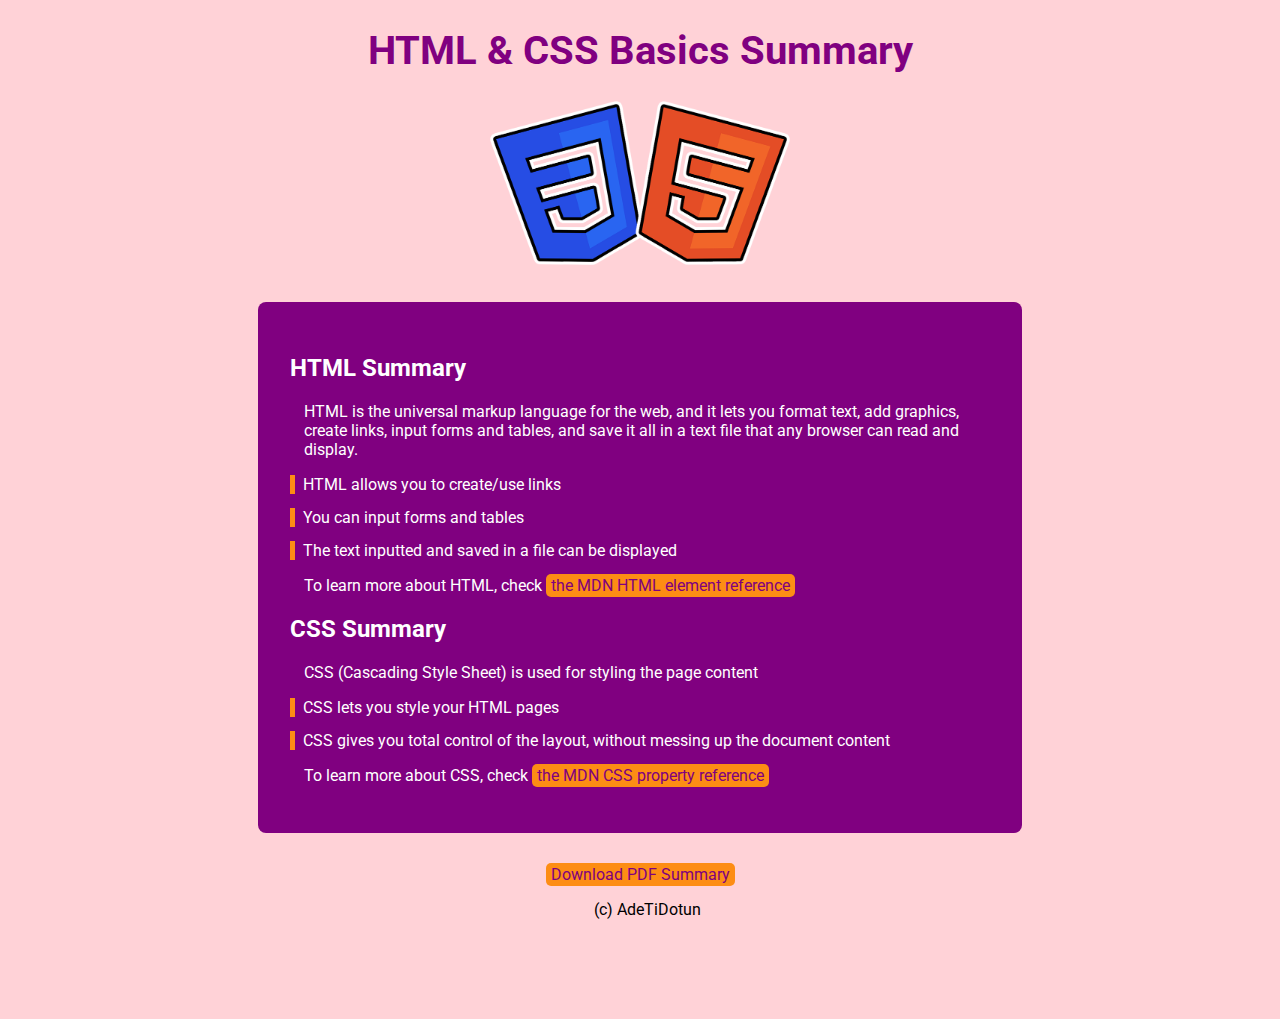
<file: html-and-css-summary/index.html>
<!DOCTYPE html>
<html lang="en">
  <head>
    <meta charset="UTF-8" />
    <meta name="viewport" content="width=device-width, initial-scale=1.0" />
    <title>HTML-CSS-summary</title>
    <link rel="preconnect" href="https://fonts.googleapis.com" />
    <link rel="preconnect" href="https://fonts.gstatic.com" crossorigin />
    <link
      href="https://fonts.googleapis.com/css2?family=Roboto&display=swap"
      rel="stylesheet"
    />
    <link rel="stylesheet" href="styles.css" />
    <link rel="icon" href="favicon.ico"/>
  </head>
  <body>
    <header>
      <h1>HTML & CSS Basics Summary</h1>
      <img src="html-css.png" alt="html-css-jpeg" />
    </header>
    <main>
      <h2>HTML Summary</h2>
      <p>
        HTML is the universal markup language for the web, and it lets you
        format text, add graphics, create links, input forms and tables, and
        save it all in a text file that any browser can read and display.
      </p>
      <ul>
        <li>HTML allows you to create/use links</li>
        <li>You can input forms and tables</li>
        <li>The text inputted and saved in a file can be displayed</li>
        <p>
          To learn more about HTML, check
          <a href="https://developer.mozilla.org/en-US/docs/Web/HTML"
            >the MDN HTML element reference</a
          >
        </p>
      </ul>
      <h2>CSS Summary</h2>
      <p>CSS (Cascading Style Sheet) is used for styling the page content</p>
      <ul>
        <li>CSS lets you style your HTML pages</li>
        <li>
          CSS gives you total control of the layout, without messing up the
          document content
        </li>
        <p>
          To learn more about CSS, check
          <a href="https://developer.mozilla.org/en-US/docs/Web/CSS"
            >the MDN CSS property reference</a
          >
        </p>
      </ul>
    </main>
    <footer>
      <a href="html-css-basics-summary.pdf">Download PDF Summary</a>
      <p>(c) AdeTiDotun</p>
    </footer>
  </body>
</html>
</file>
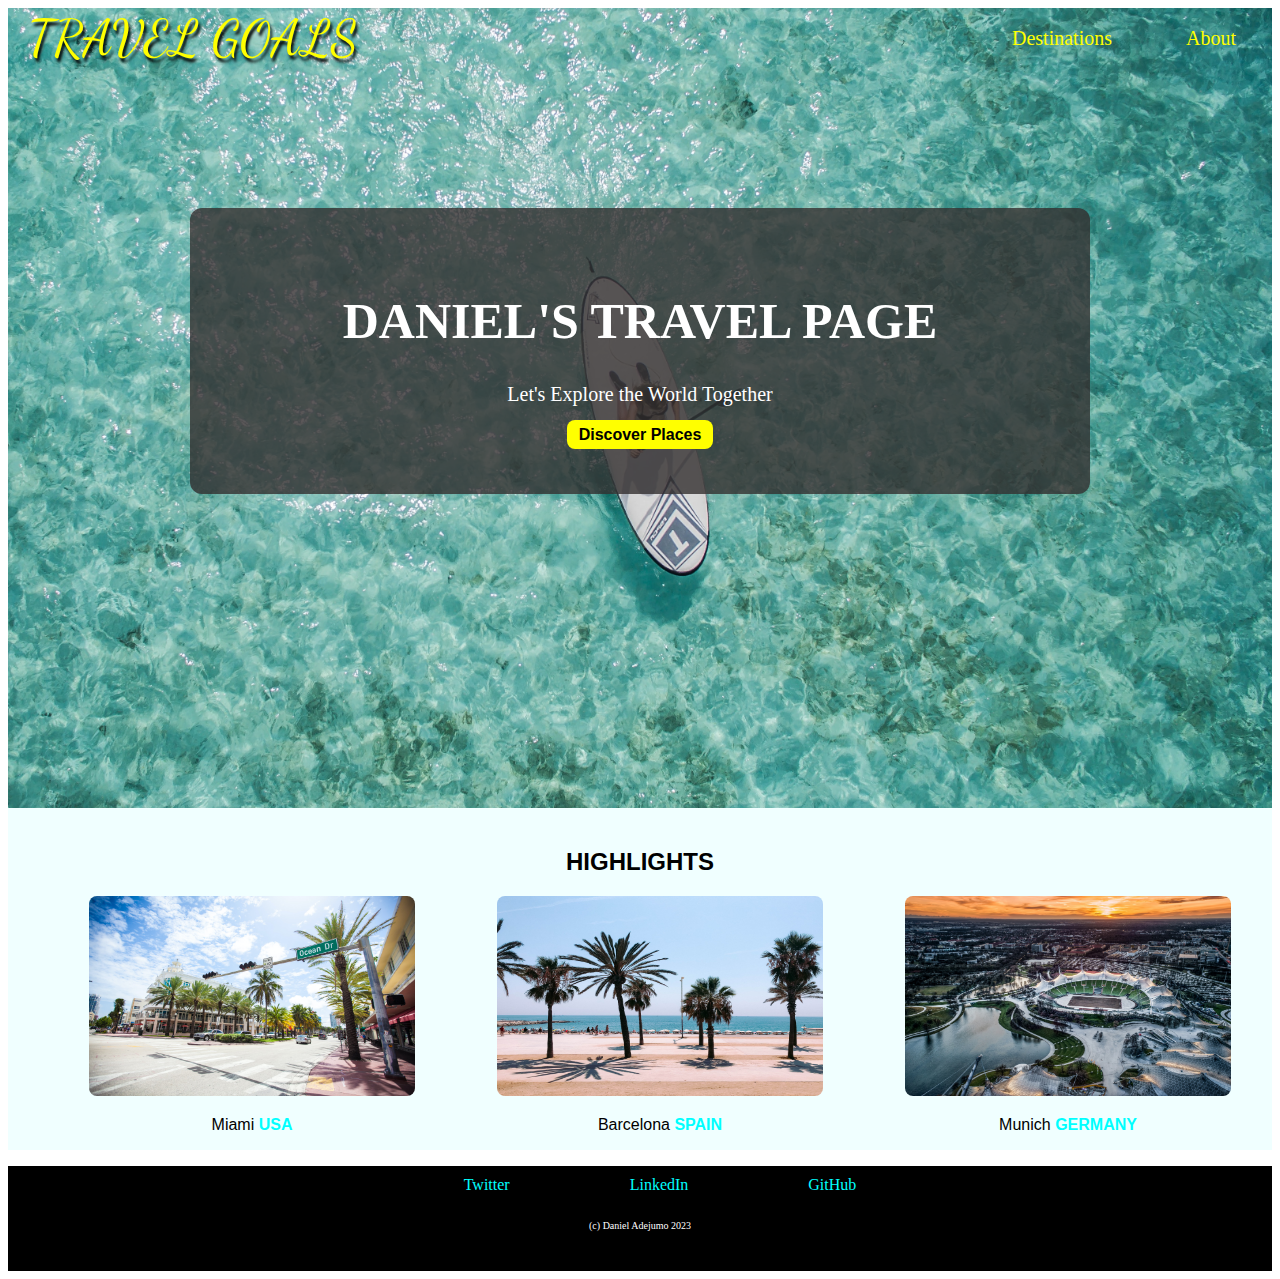
<file: travel-goals/index.html>
<!DOCTYPE html>
<html lang="en">
  <head>
    <meta charset="UTF-8" />
    <link rel="preconnect" href="https://fonts.googleapis.com" />
    <link rel="preconnect" href="https://fonts.gstatic.com" crossorigin />
    <link
      href="https://fonts.googleapis.com/css2?family=Borel&family=Roboto&display=swap"
      rel="stylesheet"
    />
    <link
      href="https://fonts.googleapis.com/css2?family=Borel&family=Dancing+Script:wght@600&family=Roboto&display=swap"
      rel="stylesheet"
    />
    <link rel="stylesheet" href="shared.css" />
    <link rel="stylesheet" href="styles.css" />
    <title>Travel-goals</title>
  </head>
  <body>
    <header>
      <div>
        <a href="index.html" id="page-logo">TRAVEL GOALS</a>
      </div>
      <nav>
        <ul id="navigation-items">
          <li><a href="places.html">Destinations</a></li>
          <li><a href="about.html">About</a></li>
        </ul>
      </nav>
    </header>
    <main>
      <section id="hero">
        <div id="hero-content">
          <h1>DANIEL'S TRAVEL PAGE</h1>
          <p>Let's Explore the World Together</p>
          <a href="places.html">Discover Places</a>
        </div>
      </section>
      <section id="highlights">
        <h2>HIGHLIGHTS</h2>
        <ul id="destinations">
          <li class="destination">
            <img src="Images/miami.jpg" alt="Miami" />
            <p>Miami <strong>USA</strong></p>
          </li>
          <li class="destination">
            <img src="Images/barcelona.jpg" alt="Barcelona" />
            <p>Barcelona <strong>SPAIN</strong></p>
          </li>
          <li class="destination">
            <img src="Images/munich.jpg" alt="Munich" />
            <p>Munich <strong>GERMANY</strong></p>
          </li>
        </ul>
      </section>
    </main>
    <footer id="contacts">
      <ul id="contact-me">
        <li class="contact">
            <a href="https://twitter.com/AdeTiDotun">Twitter</a>
        </li>
        <li class="contact">
            <a href="https://www.linkedin.com/in/adetidotun/">LinkedIn</a>
        </li>
        <li class="contact">
            <a href="https://github.com/AdeTiDotun">GitHub</a>
        </li>
      </ul>
      <p>(c) Daniel Adejumo 2023</p>
    </footer>
  </body>
</html>
</file>
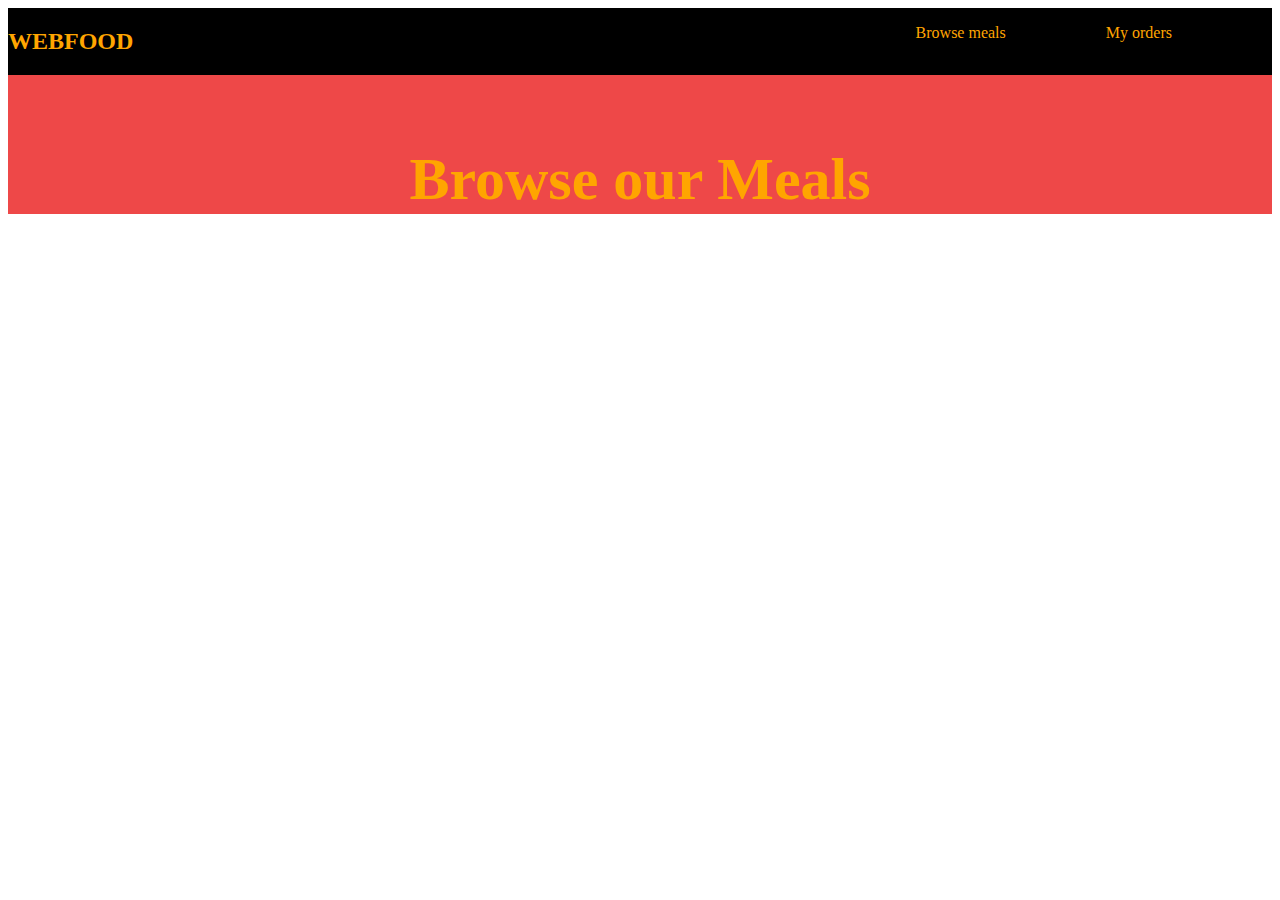
<file: webfood/index.html>
<!DOCTYPE html>
<html lang="en">
  <head>
    <meta charset="UTF-8" />
    <meta name="viewport" content="width=device-width, initial-scale=1.0" />
    <title>Document</title>
    <link rel="stylesheet" href="styles.css" />
  </head>
  <body>
    <header>
      <nav class="navbar">
        <div>
          <h2>WEBFOOD</h2>
        </div>
        <div>
          <ul class="navbar-menu">
            <li>Browse meals</li>
            <li>My orders</li>
          </ul>
        </div>
      </nav>
    </header>
    <main>
        <h1>Browse our Meals</h1>
    </main>
    <footer></footer>
  </body>
</html>
</file>
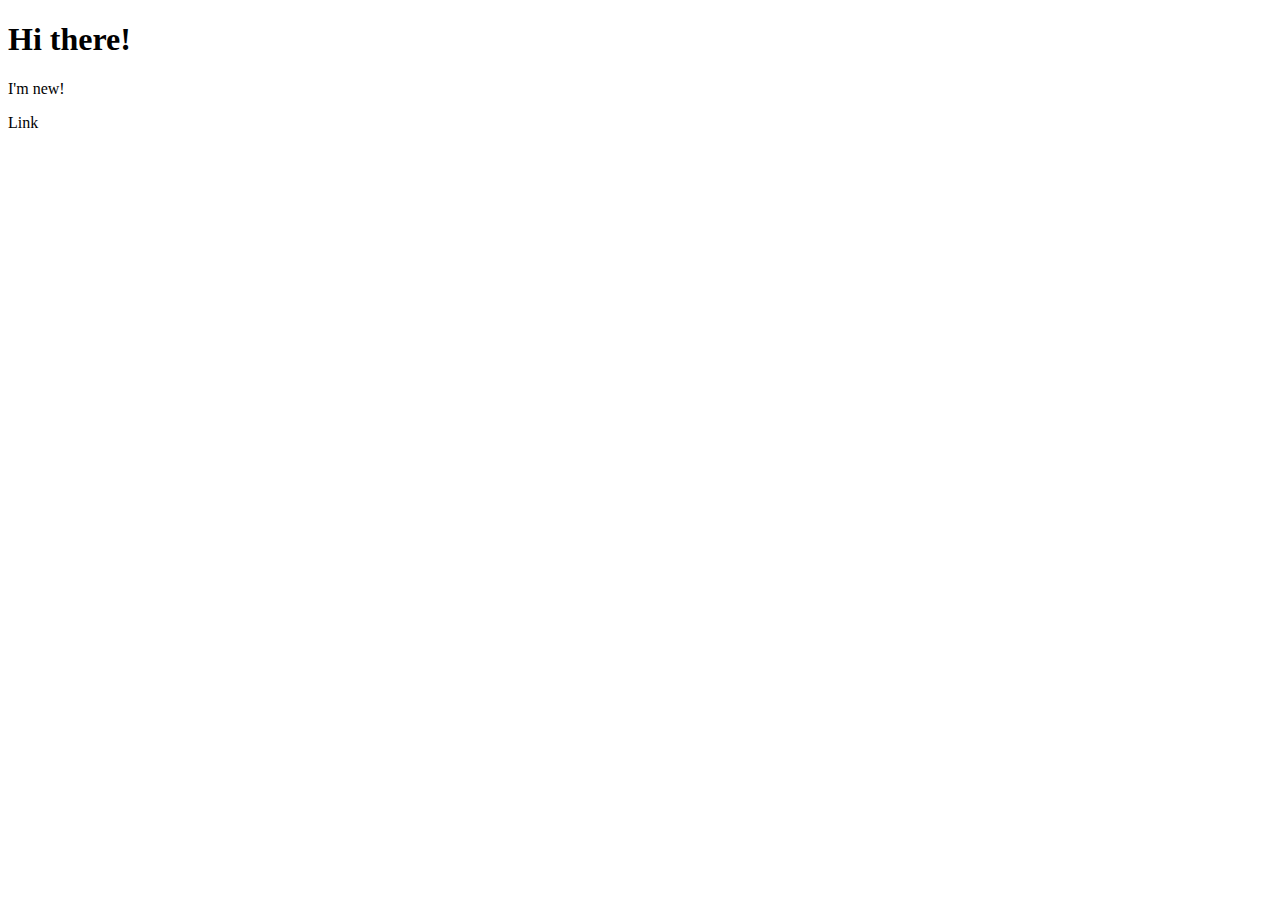
<file: intro_javascript/03-time-to-practice/index.html>
<!DOCTYPE html> 
<html lang="en">
<head>
    <meta charset="UTF-8">
    <meta name="viewport" content="width=device-width, initial-scale=1.0">
    <title>Practice Javascript</title>
</head>
<script src="practice.js" defer></script>
<body>
    <h1 id="heading">Hi there!</h1> 
    <p>I'm new!</p> 
    <p class="paragraph">
      This is a
      <a id="external-link" href="#">link</a> 
    </p>
</body>
</html>
</file>
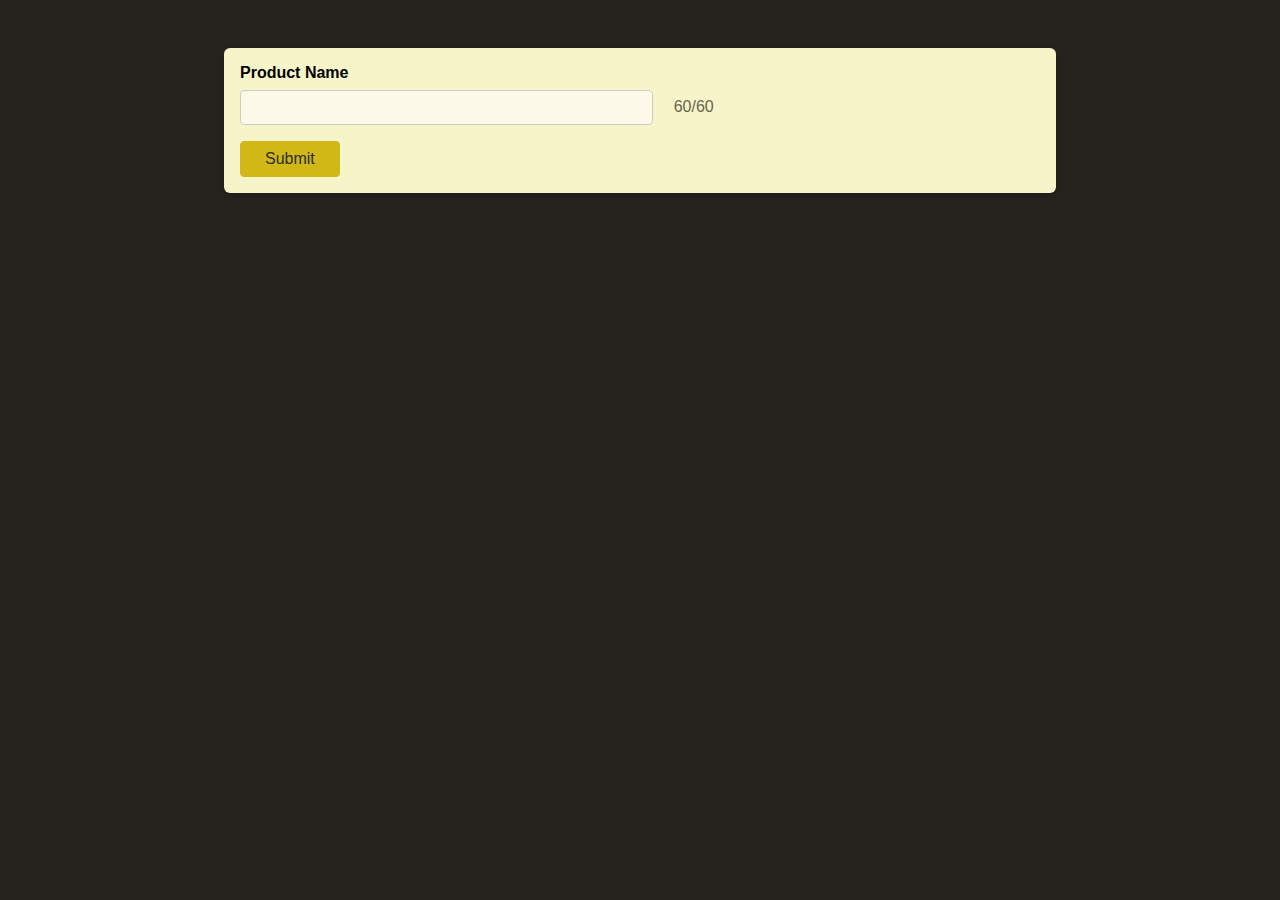
<file: intro_javascript/05-practice-time-starting-setup/index.html>
<!DOCTYPE html>
<html lang="en">
  <head>
    <meta charset="UTF-8" />
    <meta http-equiv="X-UA-Compatible" content="IE=edge" />
    <meta name="viewport" content="width=device-width, initial-scale=1.0" />
    <title>Advanced JavaScript</title>
    <link rel="stylesheet" href="styles.css">
    <script src="conditional-code.js" defer></script>
  </head>
  <body>
    <form>
      <div class="control">
        <label for="product-name">Product Name</label>
        <input type="text" id="product-name" name="product-name" maxlength="60">
        <span id="charcount">
          <span id="remaining-chars" class="some-class">60</span>/60
        </span>
      </div>
      <button>Submit</button>
    </form>
  </body>
</html>
</file>
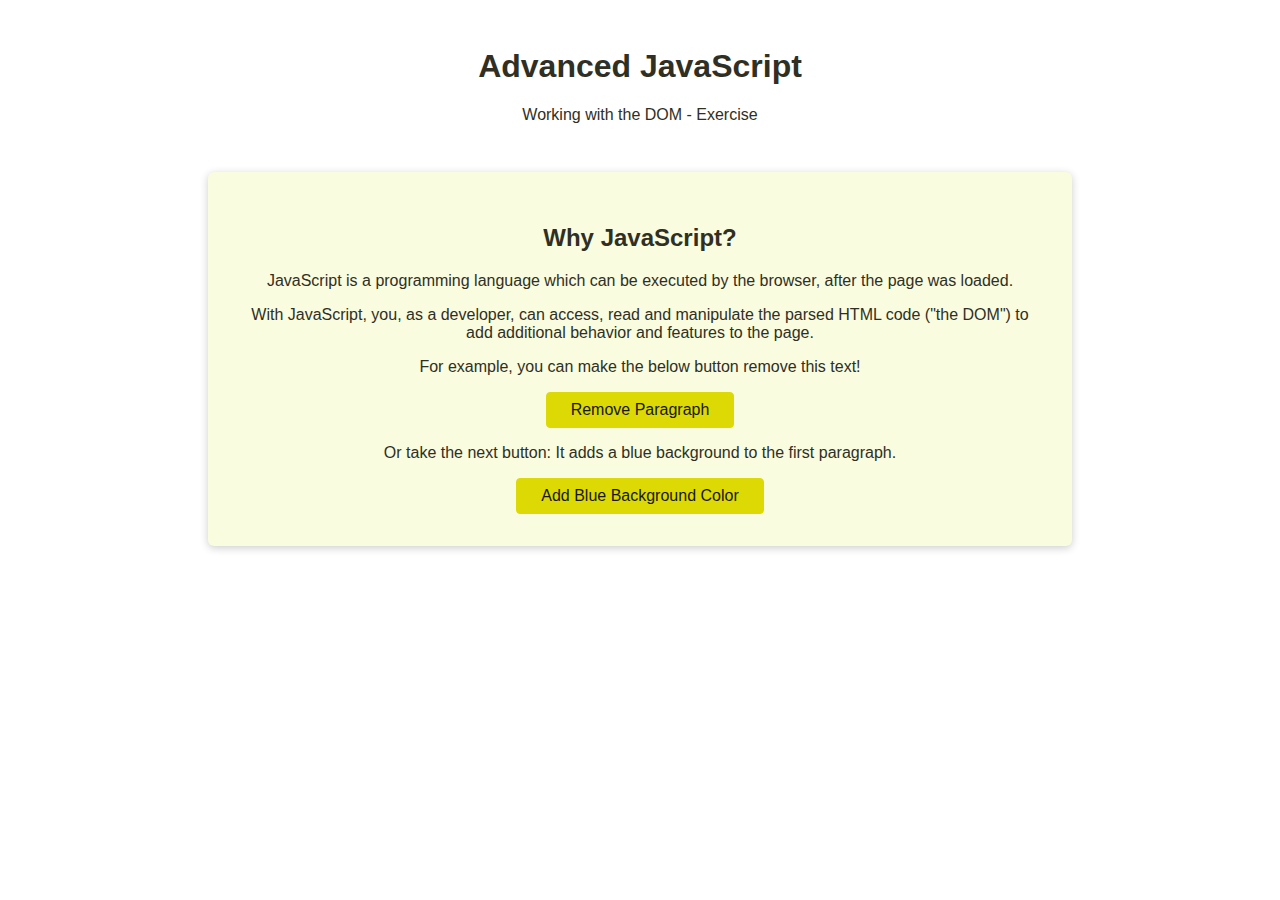
<file: intro_javascript/exercise-2/index.html>
<!DOCTYPE html>
<html lang="en">
  <head>
    <meta charset="UTF-8" />
    <meta http-equiv="X-UA-Compatible" content="IE=edge" />
    <meta name="viewport" content="width=device-width, initial-scale=1.0" />
    <title>Advanced JavaScript Exercise</title>
    <link rel="stylesheet" href="styles.css">
    <script src="loops.js" defer></script>
  </head>
  <body>
    <h1>Advanced JavaScript</h1>
    <p>Working with the DOM - Exercise</p>

    <section>
      <h2>Why JavaScript?</h2>
      <p id="color">
        JavaScript is a programming language which can be executed by the
        browser, after the page was loaded.
      </p>
      <p>
        With JavaScript, you, as a developer, can access, read and manipulate
        the parsed HTML code ("the DOM") to add additional behavior and features
        to the page.
      </p>
      <p>For example, you can make the below button remove this text!</p>
      <button>Remove Paragraph</button>
      <p>
        Or take the next button: It adds a blue background to the first
        paragraph.
      </p>
      <button id="button2">Add Blue Background Color</button>
    </section>
  </body>
</html>
</file>
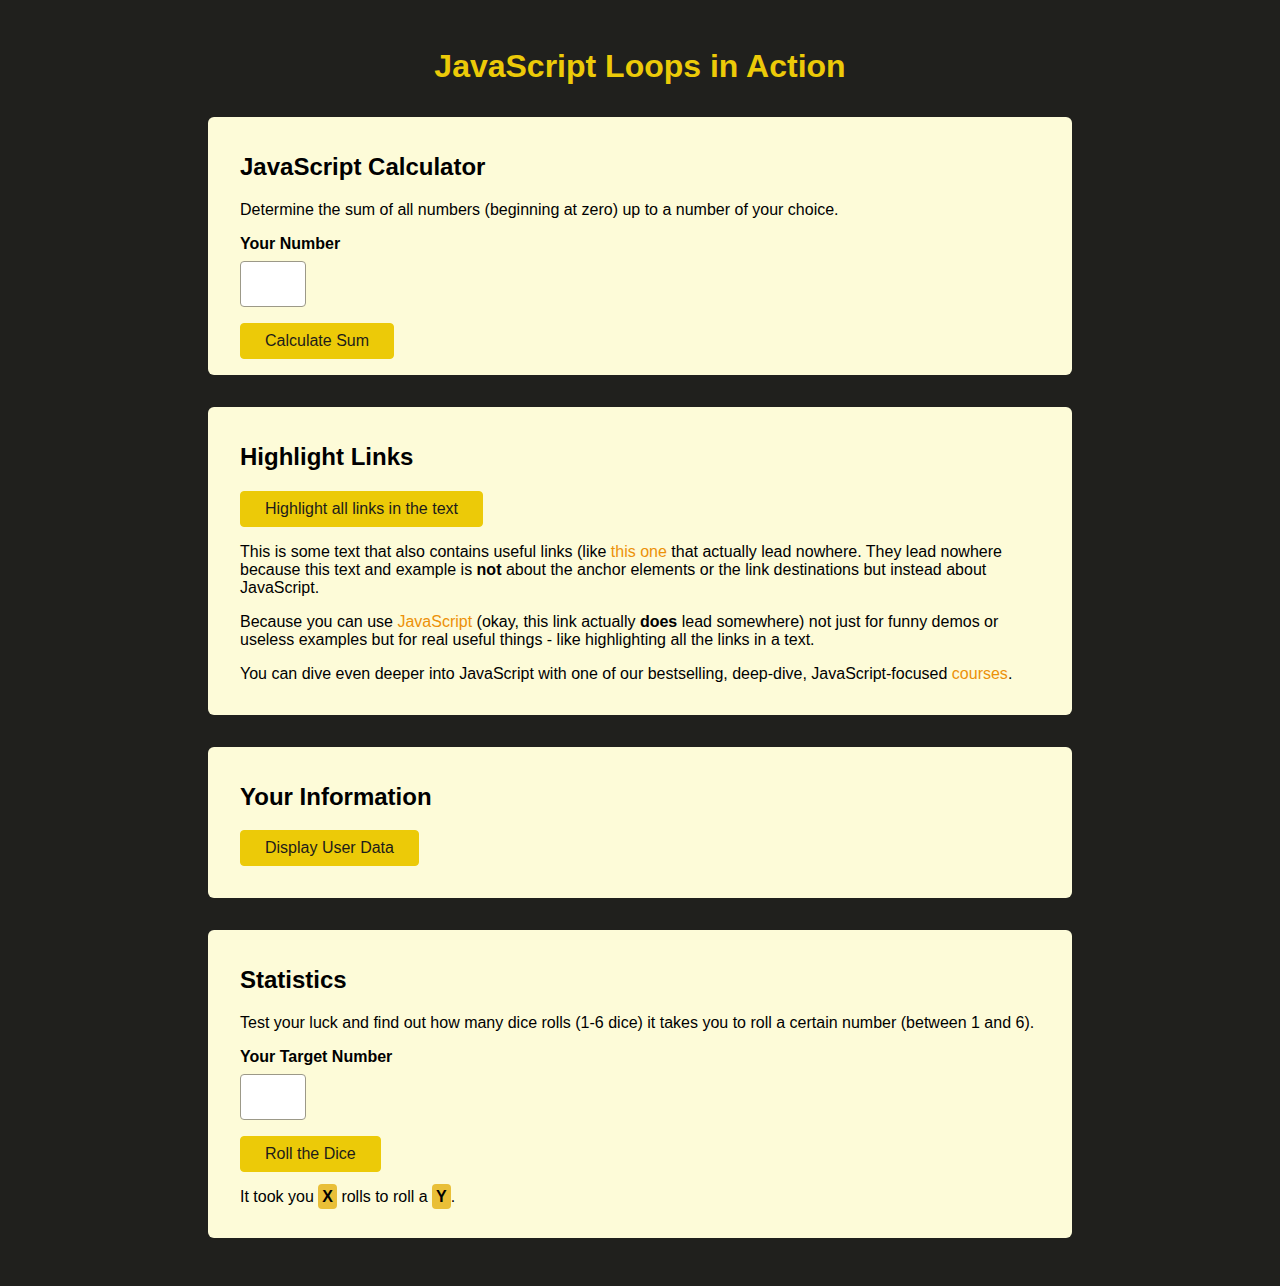
<file: intro_javascript/05-practice-time-starting-setup/loops-in-action/index.html>
<!DOCTYPE html>
<html lang="en">
  <head>
    <meta charset="UTF-8" />
    <meta http-equiv="X-UA-Compatible" content="IE=edge" />
    <meta name="viewport" content="width=device-width, initial-scale=1.0" />
    <title>JavaScript Loops</title>
    <link rel="stylesheet" href="styles.css" />
    <script src="practice-loops.js"></script>
  </head>

  <body>
    <h1>JavaScript Loops in Action</h1>
    <section id="calculator">
      <h2>JavaScript Calculator</h2>
      <p>
        Determine the sum of all numbers (beginning at zero) up to a number of
        your choice.
      </p>
      <div class="control">
        <label for="user-number">Your Number</label>
        <input type="number" id="user-number" />
      </div>
      <button>Calculate Sum</button>
      <p id="calculated-sum" class="output"></p>
    </section>

    <section id="highlight-links">
      <h2>Highlight Links</h2>
      <button>Highlight all links in the text</button>
      <p>
        This is some text that also contains useful links (like
        <a href="">this one</a> that actually lead nowhere. They lead nowhere
        because this text and example is <strong>not</strong> about the anchor
        elements or the link destinations but instead about JavaScript.
      </p>
      <p>
        Because you can use
        <a href="https://developer.mozilla.org/en-US/docs/Web/JavaScript"
          >JavaScript</a
        >
        (okay, this link actually <strong>does</strong> lead somewhere) not just
        for funny demos or useless examples but for real useful things - like
        highlighting all the links in a text.
      </p>
      <p>
        You can dive even deeper into JavaScript with one of our bestselling,
        deep-dive, JavaScript-focused
        <a href="https://academind.com/courses/">courses</a>.
      </p>
    </section>

    <section id="user-data">
      <h2>Your Information</h2>
      <button>Display User Data</button>
      <ul id="output-user-data"></ul>
    </section>

    <section id="statistics">
      <h2>Statistics</h2>
      <p>
        Test your luck and find out how many dice rolls (1-6 dice) it takes you
        to roll a certain number (between 1 and 6).
      </p>
      <div class="control">
        <label for="user-target-number">Your Target Number</label>
        <input type="number" min="1" max="6" id="user-target-number" />
      </div>
      <button>Roll the Dice</button>
      <ul id="dice-rolls"></ul>
      <p>
        It took you <span id="output-total-rolls" class="output">X</span> rolls
        to roll a <span id="output-target-number" class="output">Y</span>.
      </p>
    </section>
  </body>
</html>
</file>
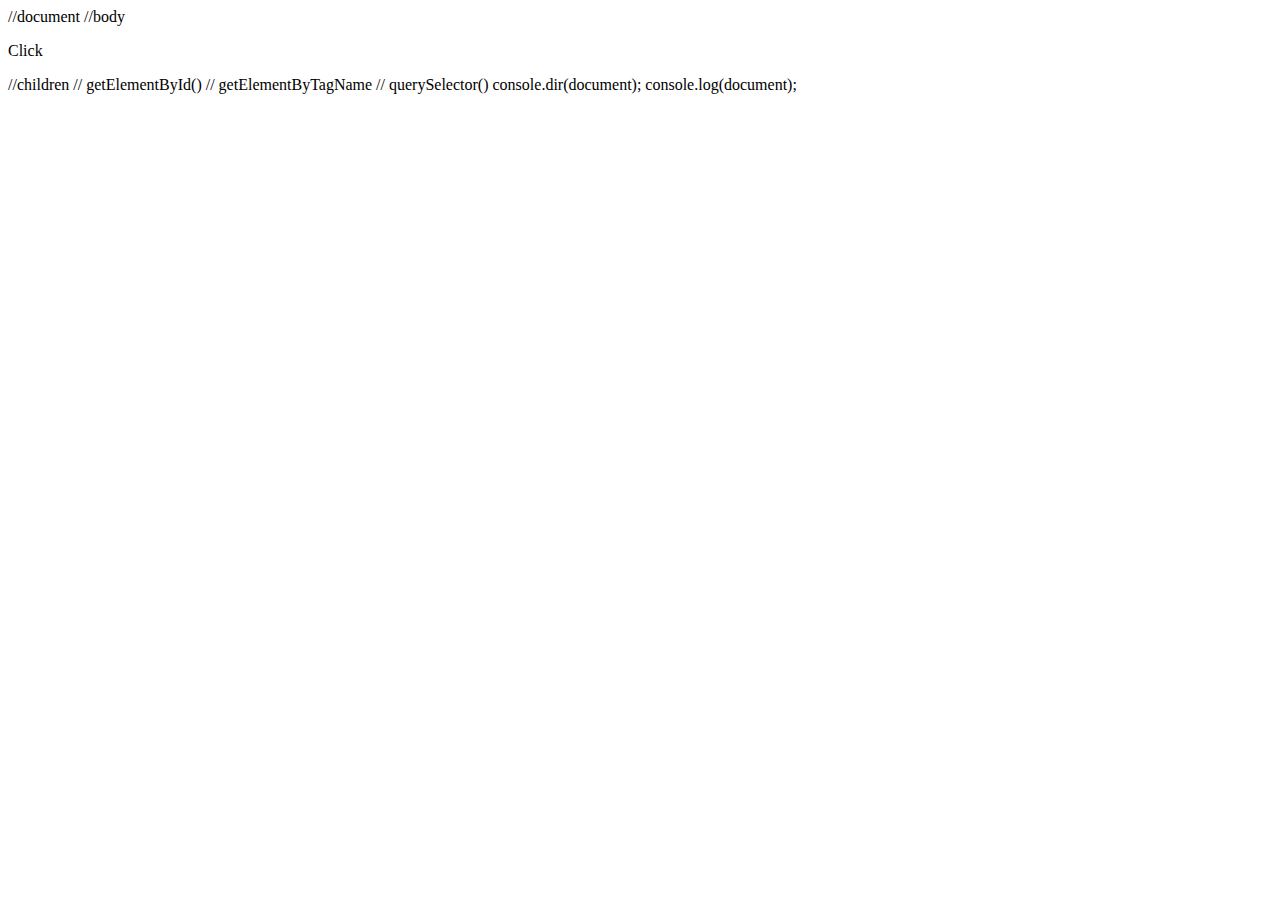
<file: intro_javascript/03-time-to-practice/app.html>
<!DOCTYPE html> //document
<html lang="en">
<head>
    <meta charset="UTF-8">
    <meta name="viewport" content="width=device-width, initial-scale=1.0">
    <title>Document</title>
    <script src="app.js" defer></script>
</head>
<body> //body
    <p>Click</p> //children 
</body>
</html>


// getElementById()
// getElementByTagName
// querySelector()

console.dir(document);
console.log(document);
</file>
<file: html-and-css-summary/styles.css>
body {
    background-color: #FFD2D7;
    font-family: 'Roboto', sans-serif;
}

header {
    text-align: center;
    font-size: 20px;
    color: purple;
}

header img {
    width: 300px;
}

main {
    width: 700px;
    margin: 32px auto;
    padding: 32px;
    background-color: purple;
    border-radius: 8px;
    color: white;
}

ul {
    margin: 0;
    padding: 0;
    list-style: none;
}

li {
    margin: 14px auto;
    border-left: 5px solid #FD8D14;
    padding-left: 8px;
}

p {
    padding-left: 14px;
}

a {
    text-decoration: none;
    color: purple;
    background-color: #FD8D14;
    padding: 2px 5px;
    border-radius: 5px;
}

a:hover, a:active {
    background-color: yellow;
}

footer {
    text-align: center;
    margin-bottom: 100px;
}
</file>
<file: travel-goals/shared.css>
header {
    display: flex;
    justify-content: space-between;
    align-items: center;
    position: absolute;
    width: 100%;
}

header a {
    color: yellow;
    text-decoration: none;
    font-size: 20px;
    padding: 6px 12px;
    text-shadow: black;
    text-decoration: none;
}

header a:hover {
    color: yellowgreen;
}

#page-logo {
    margin: 0;
    padding: 20px;
    text-decoration: none;
    font-size: 50px;
    color: yellow;
    text-transform: capitalize;
    text-shadow: 2px 4px 3px black;
    font-family: 'Dancing Script', cursive;
}

#navigation-items {
    display: flex;
    list-style: none;
    margin-right: 40px;
}

#navigation-items li {
    margin-left: 50px;
}

#contacts {
    background: black;
    padding-bottom: 30px;
}

#contacts p {
    color: white;
    text-align: center;
    font-size: 10px;
}

#contact-me {
    display: flex;
    justify-content: center;
}
.contact {
    list-style: none;
    padding: 10px;
    margin: auto 50px auto 50px;
}

.contact a {
    color: aqua;
    text-decoration: none;
}

.contact a:hover {
    color: azure;
}
</file>
<file: travel-goals/styles.css>
#hero {
    background-image: url(ocean.jpg);
    height: 800px;
    background-position: center;
    background-size: cover;
    margin-bottom: 0;
}

#hero-content {
    width: 900px;
    background-color: rgb(51, 47, 47, 0.8);
    text-align: center;
    padding: 50px 0;
    margin: 0 auto;
    position: relative;
    top: 200px;
    border-radius: 12px;
}

#hero-content h1 {
    color: white;
    font-size: 50px;
}

#hero-content p {
    color: white;
    font-size: 20px;
    font-weight: 200;
}

#hero-content a {
    background-color: yellow;
    font-weight: bold;
    text-decoration: none;
    padding: 6px 12px;
    color: black;
    border-radius: 8px;
    box-shadow: black;
    font-family: Arial, Helvetica, sans-serif;
}

#hero-content a:hover {
    color: yellowgreen;
}

#highlights {
    background: azure;
    text-align: center;
    font-family: Arial, Helvetica, sans-serif;
    padding-top: 20px;
}

#destinations {
    display: flex;
    justify-content: space-between;
}

.destination {
    width: 90%;
    list-style: none;
    text-align: center;
}

.destination img {
    height: 200px;
    width: 80%;
    object-fit: fill;
    border-radius: 8px;
}

.destination strong {
    color: aqua;
}
</file>
<file: webfood/styles.css>
/* nav-bar */

.navbar {
    background-color: black;
    color: orange;
    display: flex;
    justify-content: space-between;
    text-align: center;
}

.navbar li{
    list-style: none;
    padding-right: 100px;
}

.navbar-menu {
    list-style: none;
    display: flex;
    justify-content: space-between;
}

/* main */

main {
    width: 100%;
    background-color:   rgb(238, 72, 72);
    color: orange;
    text-align: center;
    font-size: 30px;
    font-weight: bold;
    padding-top: 30px;
}
</file>
<file: intro_javascript/05-practice-time-starting-setup/styles.css>
body {
  font-family: sans-serif;
  background-color: rgb(36, 35, 30);
}

form {
  margin: 3rem auto;
  width: 90%;
  max-width: 50rem;
  box-shadow: 0 2px 8px rgba(0, 0, 0, 0.2);
  border-radius: 6px;
  padding: 1rem;
  background-color: rgb(246, 245, 201);
}

.control {
  margin-bottom: 1rem;
}

label {
  display: block;
  font-weight: bold;
  margin-bottom: 0.5rem;
}

input {
  font: inherit;
  font-size: 1.15rem;
  padding: 0.35rem;
  border: 1px solid rgb(204, 204, 204);
  background-color: rgb(252, 249, 233);
  color: rgb(53, 51, 39);
  width: 25rem;
  border-radius: 4px;
  margin-right: 1rem;
  vertical-align: middle;
}

input:focus {
  background-color: rgb(253, 245, 196);
}

button {
  font: inherit;
  background-color: rgb(209, 184, 23);
  border: 1px solid rgb(209, 184, 23);
  color: rgb(44, 43, 36);
  border-radius: 4px;
  padding: 0.5rem 1.5rem;
  cursor: pointer;
}

button:hover {
  background-color: rgb(209, 197, 23);
  border-color:rgb(209, 197, 23);
}

#charcount {
  color: rgb(105, 101, 75);
}

input.warning {
  background-color: rgb(248, 191, 145);
}

#remaining-chars.warning {
  color:rgb(211, 109, 26);
}

input.error {
  background-color: rgb(248, 157, 145);
}

#remaining-chars.error {
  color:rgb(211, 54, 26);
}
</file>
<file: intro_javascript/exercise-2/styles.css>
body {
  margin: 3rem;
  font-family: sans-serif;
  text-align: center;
  color: rgb(48, 47, 36);
}

section {
  margin: 3rem auto;
  width: 95%;
  max-width: 50rem;
  background-color: rgb(249, 252, 223);
  box-shadow: 0 2px 8px rgba(0, 0, 0, 0.2);
  padding: 2rem;
  border-radius: 6px;
}

button {
  cursor: pointer;
  font: inherit;
  background-color: rgb(221, 217, 5);
  border: 1px solid rgb(221, 217, 5);
  color:rgb(24, 24, 11);
  padding: 0.5rem 1.5rem;
  border-radius: 4px;
}

button:hover {
  background-color: rgb(221, 199, 5);
  border-color: rgb(221, 199, 5);
}

.changeColor {
  background-color: blue;
}
</file>
<file: intro_javascript/05-practice-time-starting-setup/loops-in-action/styles.css>
body {
  margin: 3rem;
  font-family: sans-serif;
  background-color: rgb(32, 32, 29);
}

h1 {
  text-align: center;
  color: rgb(236, 202, 8);
}

section {
  margin: 2rem auto;
  width: 95%;
  max-width: 50rem;
  padding: 1rem 2rem;
  border-radius: 6px;
  background-color: rgb(253, 251, 216);
}

button {
  font: inherit;
  cursor: pointer;
  background-color: rgb(236, 202, 8);
  border: 1px solid rgb(236, 202, 8);
  color: rgb(29, 28, 26);
  padding: 0.5rem 1.5rem;
  border-radius: 4px;
}

button:hover {
  background-color: rgb(236, 183, 8);
  border-color: rgb(236, 183, 8);
}

.control {
  margin: 1rem 0;
}

label, 
input {
  display: block;
}

label {
  font-weight: bold;
  margin-bottom: 0.5rem;
}

input {
  font: inherit;
  font-size: 1.5rem;
  border-radius: 4px;
  border: 1px solid rgb(156, 153, 136);
  width: 3rem;
  max-width: 100%;
  padding: 0.5rem;
  color: rgb(66, 63, 44);
}

input:focus {
  background-color: rgb(248, 239, 187);
}

a {
  text-decoration: none;
  color: rgb(236, 145, 8);
}

.output {
  font-weight: bold;
  background-color: rgb(233, 191, 55);
  padding: 0.25rem;
  border-radius: 4px;
}

a.highlight {
  background-color: rgb(63, 4, 141);
  padding: 0.25rem;
}

#calculated-sum {
  padding: 1rem;
  text-align: center;
  font-size: 3rem;
  display: none;
}
</file>
